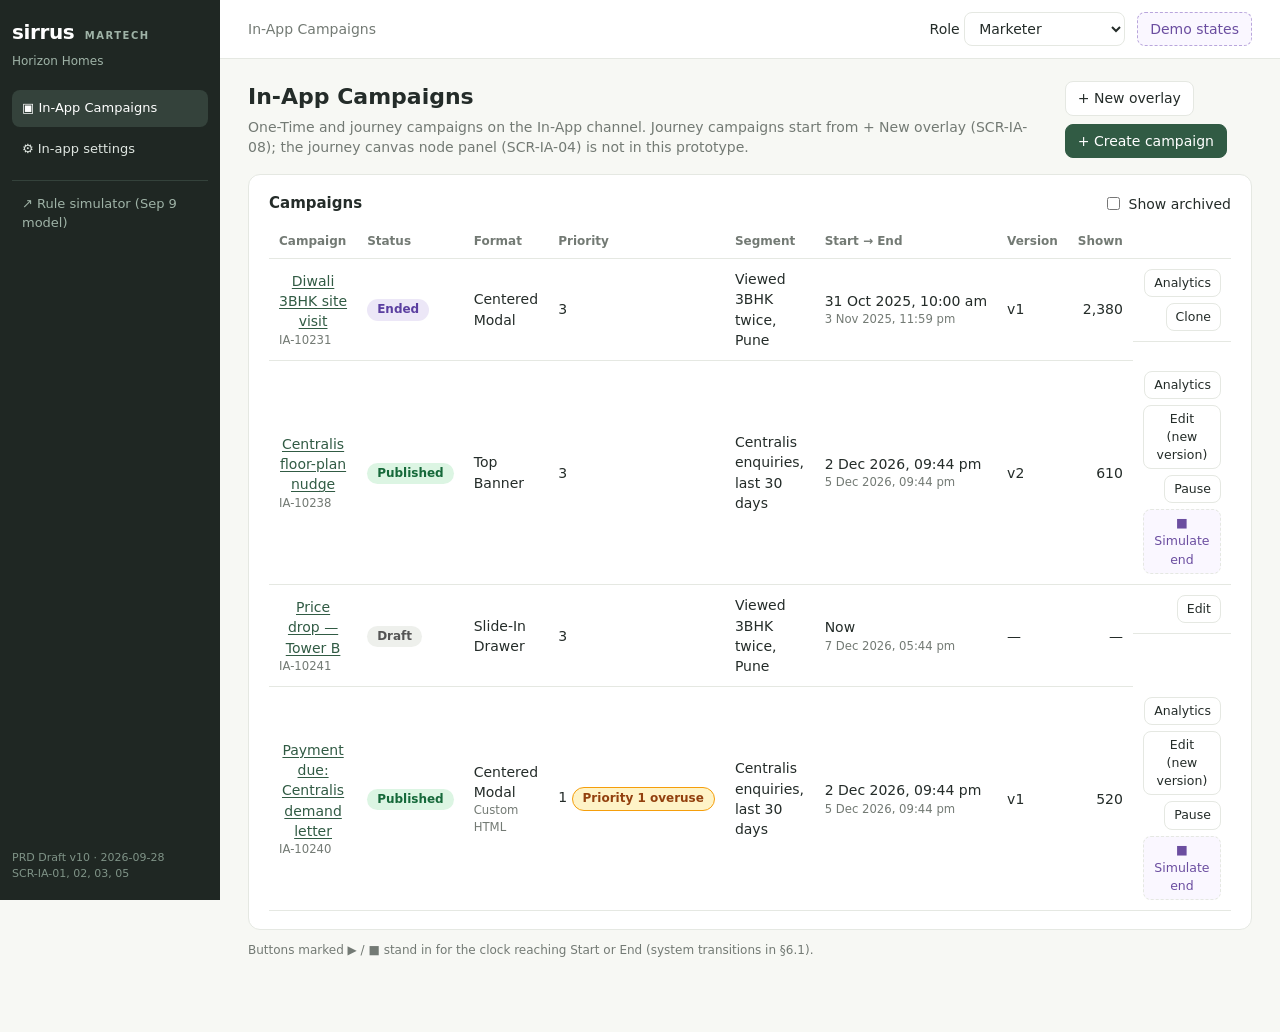
<file: sam-6236/prototype/index.html>
<!doctype html>
<html lang="en">
<head>
<meta charset="utf-8">
<meta name="viewport" content="width=device-width, initial-scale=1">
<title>Sirrus In-App Channel</title>
<link rel="icon" href="data:,">
<link rel="stylesheet" href="v7.css?v=20260929b">
</head>
<body data-app="v7">
<div class="shell">
  <aside class="nav">
    <div class="brand">sirrus <small>MARTECH</small></div>
    <div class="ws">Horizon Homes</div>
    <button data-nav="campaigns" class="active">▣ In-App Campaigns</button>
    <button data-nav="settings">⚙ In-app settings</button>
    <a class="legacy" href="legacy.html" data-nav="legacy">↗ Rule simulator (Sep 9 model)</a>
    <div class="navfoot">PRD Draft v10 · 2026-09-28<br>SCR-IA-01, 02, 03, 05</div>
  </aside>
  <div class="main">
    <header class="top">
      <div id="crumb" class="crumb"></div>
      <div class="topctl">
        <label>Role <select id="role"><option value="marketer">Marketer</option><option value="admin">Marketing Admin</option><option value="viewer">Viewer</option></select></label>
        <details class="demo-menu"><summary>Demo states</summary><div class="menu-panel">
          <label><input type="checkbox" data-demo="screensDown"> Screen list unreachable (CMO-2.5)</label>
          <label><input type="checkbox" data-demo="resultsDown"> Results fail to load (SCR-IA-05)</label>
          <button data-act="reset">Reset demo data</button>
        </div></details>
      </div>
    </header>
    <main id="app"></main>
  </div>
</div>
<div id="modal" class="modal"></div>
<div id="toast" class="toast" role="status"></div>
<div id="se-probe" aria-hidden="true"></div>
<script src="v7.js?v=20260929b"></script>
</body>
</html>

</body></html>
</file>
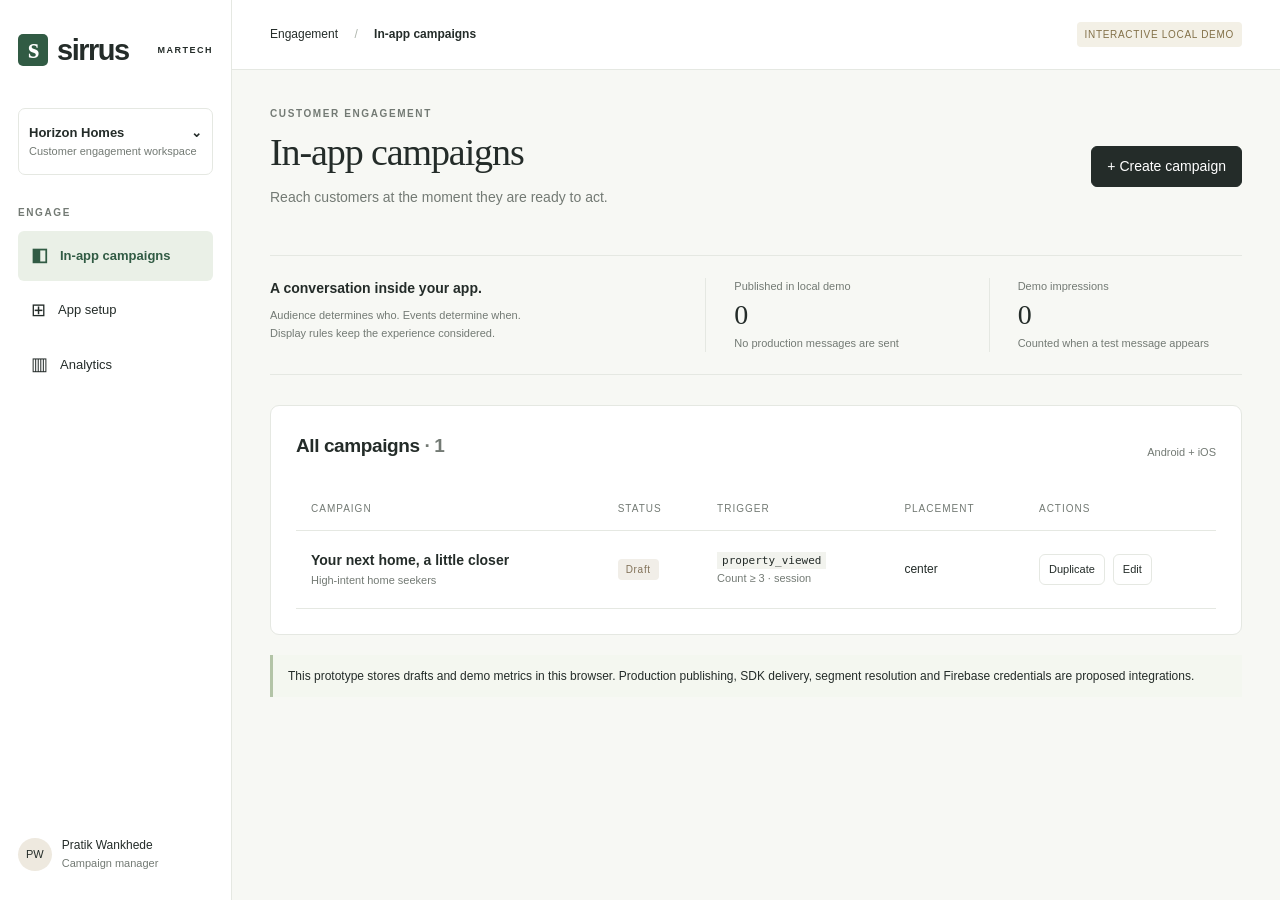
<file: sam-6236/prototype/legacy.html>
<!doctype html>
<html lang="en"><head><meta charset="UTF-8"><meta name="viewport" content="width=device-width, initial-scale=1"><title>Sirrus · In-app rule simulator (Sep 9 build)</title><link rel="stylesheet" href="styles.css?review=20260909"></head><body>
<aside class="sidebar"><a class="brand" href="#campaigns"><span class="mark">s</span> sirrus<span class="small">MARTECH</span></a><div class="workspace">Horizon Homes <span>⌄</span><small>Customer engagement workspace</small></div><div class="nav-label">ENGAGE</div><nav><button data-nav="campaigns">◧ <span>In-app campaigns</span></button><button data-nav="setup">⊞ <span>App setup</span></button><button data-nav="analytics">▥ <span>Analytics</span></button></nav><div class="sidebar-bottom"><span class="avatar">PW</span><div>Pratik Wankhede<small>Campaign manager</small></div></div></aside>
<div class="shell"><header><div>Engagement <span>/</span> <b id="crumb">In-app campaigns</b></div><span class="demo-tag">INTERACTIVE LOCAL DEMO</span></header><main id="app"></main></div><div id="toast" role="status" aria-live="polite"></div><script src="app.js?review=20260909"></script></body></html>
</file>
<file: sam-6236/prototype/v7.css>
:root{--ink:#242c29;--muted:#737a74;--line:#e5e8e2;--paper:#f7f8f4;--card:#fff;--green:#315b44;--pale:#eaf0e7;--red:#b42318;--redbg:#fdecea;--amber:#8a5a00;--ambg:#fff4d6;--blue:#1d4ed8;--bluebg:#e8efff;--nav:#1f2723}
*{box-sizing:border-box}
body{margin:0;font:14px/1.45 "Segoe UI",system-ui,-apple-system,Arial,sans-serif;color:var(--ink);background:var(--paper)}
button,input,select,textarea{font:inherit;color:inherit}
button{cursor:pointer;border:1px solid var(--line);background:#fff;border-radius:8px;padding:6px 12px}
button:hover{border-color:#c9cec6}
button:disabled{opacity:.45;cursor:not-allowed}
button.primary{background:var(--green);border-color:var(--green);color:#fff}
button.danger,.link.danger{color:var(--red)}
button.dangerbg{background:var(--red);border-color:var(--red)}
button.demo{border-style:dashed;color:#6b4ea0;background:#faf7ff}
button.link{border:0;background:none;padding:0;color:var(--green);text-decoration:underline;text-underline-offset:2px}
button.wide{width:100%;padding:14px;border-style:dashed}
input,select,textarea{border:1px solid var(--line);border-radius:8px;padding:7px 10px;background:#fff;width:100%}
input[type=checkbox],input[type=radio]{width:auto;accent-color:var(--green)}
input[type=color]{padding:2px;height:36px}
em{font-style:normal;font-size:10px;color:#9aa19b;letter-spacing:.02em;font-weight:500;margin-left:6px}
small{color:var(--muted)}
code{background:var(--pale);padding:1px 5px;border-radius:4px}
.shell{display:flex;min-height:100vh}
.nav{width:220px;flex:none;background:var(--nav);color:#dfe6e1;padding:18px 12px;display:flex;flex-direction:column;gap:4px;position:sticky;top:0;height:100vh}
.brand{font-weight:800;font-size:20px;color:#fff;letter-spacing:-.02em}.brand small{font-size:10px;color:#9fb3a7;letter-spacing:.15em;margin-left:4px}
.ws{font-size:12px;color:#9fb3a7;margin:2px 0 16px}
.nav button,.nav a{background:none;border:0;color:#dfe6e1;text-align:left;padding:9px 10px;border-radius:8px;text-decoration:none;font-size:13px}
.nav button.active{background:#34423b;color:#fff}
.nav .legacy{margin-top:8px;color:#9fb3a7;border-top:1px solid #34423b;border-radius:0;padding-top:14px}
.navfoot{margin-top:auto;font-size:11px;color:#7f9387}
.main{flex:1;min-width:0}
.top{display:flex;justify-content:space-between;align-items:center;gap:12px;padding:12px 28px;border-bottom:1px solid var(--line);background:#fff;position:sticky;top:0;z-index:20}
.crumb{color:var(--muted)}.crumb i{font-style:normal;margin:0 6px}.crumb b{color:var(--ink)}
.topctl{display:flex;gap:12px;align-items:center}.topctl select{width:auto}
.demo-menu{position:relative}.demo-menu summary{cursor:pointer;list-style:none;border:1px dashed #b9a6dc;color:#6b4ea0;border-radius:8px;padding:6px 12px;background:#faf7ff}
.menu-panel{position:absolute;right:0;top:40px;width:300px;background:#fff;border:1px solid var(--line);border-radius:10px;box-shadow:0 8px 24px #0002;padding:12px;display:flex;flex-direction:column;gap:10px;z-index:30}
.menu-panel label{display:flex;gap:8px;align-items:center;font-size:13px}
#app{padding:22px 28px 60px;max-width:1360px}
.page-head{display:flex;justify-content:space-between;align-items:flex-start;gap:16px;margin-bottom:16px}
h1{font-size:22px;margin:0}h1.h2{font-size:19px}.sub{color:var(--muted);margin:4px 0 0}
h3{font-size:15px;margin:0 0 12px}h4{margin:16px 0 8px}
.row{display:flex;gap:8px;align-items:center;flex-wrap:wrap}.row.end{justify-content:flex-end;margin-top:16px}
.card{background:var(--card);border:1px solid var(--line);border-radius:12px;padding:18px 20px}
.card-head{display:flex;justify-content:space-between;align-items:center;gap:10px;margin-bottom:10px}.card-head h3{margin:0}
.split{display:grid;grid-template-columns:minmax(0,1fr) 440px;gap:20px;align-items:start}
.stack{display:flex;flex-direction:column;gap:16px}
.side .sticky{position:sticky;top:72px}
.field{margin:0 0 16px}.field:last-child{margin-bottom:0}
.field>label{display:flex;align-items:center;gap:6px;font-weight:600;margin-bottom:6px}
.count{margin-left:auto;font-weight:400;font-size:12px;color:var(--muted)}.count.over{color:var(--red);font-weight:700}
.hint{font-size:12px;color:var(--muted);margin-top:5px}.hint.center,.center{text-align:center}
.err{color:var(--red);font-size:12.5px;margin-top:6px}
.warnline{color:var(--amber);background:var(--ambg);border-radius:8px;padding:6px 10px;font-size:12.5px;margin-top:8px}
.okline{color:var(--green);background:var(--pale);border-radius:8px;padding:8px 10px;margin-top:10px;font-weight:600}
.ok{color:var(--green);font-weight:600}.muted{color:var(--muted)}
.banner{border-radius:10px;padding:10px 14px;margin-bottom:14px}.banner.info{background:var(--bluebg);color:#1e3a8a}.banner.warn{background:var(--ambg);color:var(--amber)}.banner.err{background:var(--redbg);color:var(--red)}
.grid2{display:grid;grid-template-columns:1fr 1fr;gap:10px}.grid3{display:grid;grid-template-columns:repeat(3,1fr);gap:10px}.grid4{display:grid;grid-template-columns:repeat(4,1fr);gap:10px}
.grid2 small,.grid3 small,.grid4 small{display:block;margin-bottom:4px}
.seg2,.seg3{display:flex;gap:18px;margin-bottom:8px;flex-wrap:wrap}.radio,.inline{display:inline-flex;gap:6px;align-items:center;font-weight:400}
.checks{display:flex;flex-direction:column;gap:6px}
.tiles{display:grid;grid-template-columns:repeat(7,1fr);gap:8px}
.tile{display:flex;flex-direction:column;align-items:center;gap:4px;padding:12px 4px;font-size:12px;border-radius:10px;position:relative}
.tile span{font-size:18px}.tile.sel{border:2px solid var(--green);background:var(--pale);font-weight:600}.tile.dis{opacity:.5}.tile em{position:absolute;top:2px;right:4px;margin:0}
.counts{display:flex;gap:18px;align-items:center;background:var(--paper);border-radius:10px;padding:10px 14px}.counts b{display:block;font-size:18px}.counts button{margin-left:auto}
.thumb-row{display:flex;gap:16px;align-items:center}.thumb{width:84px;height:184px;overflow:hidden;flex:none;border-radius:8px}
.thumb .device{transform:scale(.2);transform-origin:top left}.thumb .device-cap{display:none}
.rorow{display:flex;justify-content:space-between;gap:12px;padding:6px 0;border-bottom:1px dashed var(--line)}.rorow b{text-align:right;font-weight:500}
.field.ro{background:var(--paper);border-radius:10px;padding:12px}
.switch{display:inline-flex;align-items:center;gap:8px;font-weight:400}
.footer-bar{display:flex;justify-content:space-between;align-items:center;background:#fff;border:1px solid var(--line);border-radius:12px;padding:12px 16px;position:sticky;bottom:12px;box-shadow:0 4px 16px #0000000d}
.blockers{margin:6px 0;padding-left:18px}.blockers li{margin:6px 0;color:var(--red)}.blockers em{display:block;margin:0;color:#9aa19b}
.mini{height:470px;overflow:hidden;margin-top:12px;display:flex;justify-content:center}.mini .device{transform:scale(.5);transform-origin:top center}.mini .device-cap{display:none}
.formats{display:grid;grid-template-columns:repeat(5,1fr);gap:8px}
.fmt{display:flex;flex-direction:column;align-items:center;gap:6px;padding:10px 4px;font-size:12px;border-radius:10px;text-align:center}.fmt small{font-size:10.5px}.fmt.sel{border:2px solid var(--green);background:var(--pale);font-weight:600}
.ico{width:30px;height:48px;border:2px solid #9aa19b;border-radius:6px;position:relative;display:block}.ico b{position:absolute;background:var(--green);border-radius:2px}
.ico-modal b{left:4px;right:4px;top:14px;height:16px}.ico-top b{left:2px;right:2px;top:2px;height:8px}.ico-bottom b{left:2px;right:2px;bottom:5px;height:8px}.ico-drawer b{left:0;right:0;bottom:0;height:22px}.ico-full b{inset:1px}
.tokrow{display:flex;gap:6px;align-items:flex-start}.tokrow .tok{width:140px;flex:none;font-size:12px}
.pill-toggle{display:inline-flex;border:1px solid var(--line);border-radius:999px;padding:2px;background:var(--paper)}.pill-toggle button{border:0;border-radius:999px;padding:4px 12px;background:none}.pill-toggle button.sel{background:#fff;box-shadow:0 1px 3px #0002;font-weight:600}
.empty,.empty-sm{color:var(--muted);text-align:center;padding:26px}.empty-sm{padding:12px;background:var(--paper);border-radius:10px;display:flex;gap:10px;align-items:center;justify-content:center}
.mt{margin-top:12px}.w80{width:80px}
/* table */
.tbl{width:100%;border-collapse:collapse}.tbl th{text-align:left;font-size:12px;color:var(--muted);font-weight:600;border-bottom:1px solid var(--line);padding:8px 10px}.tbl td{border-bottom:1px solid var(--line);padding:10px;vertical-align:middle}
.tbl td small{display:block}.num{text-align:right;font-variant-numeric:tabular-nums}.nowrap{white-space:nowrap}
.acts{display:flex;gap:6px;flex-wrap:wrap;justify-content:flex-end}.acts button{padding:4px 9px;font-size:12.5px}
.pend{color:var(--amber);font-weight:600}
.chip{display:inline-block;border-radius:999px;padding:2px 10px;font-size:12px;font-weight:600}
.st-draft{background:#eef0ec;color:#555}.st-scheduled{background:var(--bluebg);color:var(--blue)}.st-published{background:#dcf5e3;color:#16693a}.st-paused{background:var(--ambg);color:var(--amber)}.st-ended{background:#ece7f7;color:#5b3fa0}.st-archived{background:#eee;color:#888}
.foot{color:var(--muted);font-size:12px;margin-top:12px}
/* analytics */
.an-head{display:flex;justify-content:space-between;align-items:center;gap:16px;margin-bottom:12px}.an-title{display:flex;gap:14px;align-items:center}.chan{font-size:22px;width:44px;height:44px;display:grid;place-items:center;background:var(--pale);border-radius:10px;color:var(--green)}
.meta-row{display:flex;gap:16px;flex-wrap:wrap;align-items:center;font-size:12.5px;color:var(--muted);margin-top:4px}.meta-row b{color:var(--ink);font-weight:600}.an-right{display:flex;gap:10px;align-items:center}
.tabs{display:flex;align-items:center;gap:4px;border-bottom:1px solid var(--line);margin-bottom:16px}.tabs>button{border:0;border-bottom:2px solid transparent;border-radius:0;background:none;padding:10px 14px}.tabs>button.sel{border-bottom-color:var(--green);font-weight:700;color:var(--green)}
.tabs-right{margin-left:auto;display:flex;gap:10px;align-items:center;padding-bottom:6px}.tabs-right select{width:auto}
.tiles-m{display:grid;grid-template-columns:repeat(4,1fr);gap:12px;margin-bottom:16px}
.tile-m{background:#fff;border:1px solid var(--line);border-radius:12px;padding:14px 16px;position:relative}.tile-m small{display:block}.tile-m b{display:block;font-size:26px;margin:4px 0 2px;font-variant-numeric:tabular-nums}.tile-m span{font-size:12.5px;color:var(--muted)}
.people{position:absolute;right:12px;top:12px;font-style:normal;font-size:10.5px;background:var(--pale);color:var(--green);border-radius:999px;padding:1px 8px}
.grid-an{display:grid;grid-template-columns:1fr 1fr;gap:16px;margin-bottom:16px}
.barcell{width:30%}.barcell i{display:block;height:10px;border-radius:5px;background:var(--green)}
.inv{margin-top:12px;padding:8px 10px;border-radius:8px;font-size:12.5px;font-weight:600}.inv.ok{background:var(--pale);color:var(--green)}.inv.bad{background:var(--redbg);color:var(--red)}
.kpm{display:grid;grid-template-columns:repeat(4,1fr);gap:10px}.kpm div{background:var(--paper);border-radius:10px;padding:12px}.kpm small{display:block}.kpm b{font-size:22px}
.center-card{display:flex;flex-direction:column;align-items:center}
/* settings */
.chips-e{display:flex;gap:8px;flex-wrap:wrap}.qchip{background:var(--paper);border:1px solid var(--line);border-radius:999px;padding:3px 6px 3px 12px;display:inline-flex;gap:6px;align-items:center}.qchip button{border:0;padding:0 6px;background:none;color:var(--muted)}
.plain{list-style:none;padding:0;margin:0;display:flex;flex-direction:column;gap:6px}
.devlist{list-style:none;padding:0;margin:0 0 12px}.devlist li{display:flex;gap:10px;align-items:center;padding:8px 0;border-bottom:1px solid var(--line)}.devlist li small{margin-right:auto}.devlist li input{width:200px}.plat{width:56px;font-size:11px;color:var(--muted)}
/* modal + toast */
.modal{position:fixed;inset:0;background:#0006;display:none;align-items:center;justify-content:center;z-index:50;padding:16px}.modal.on{display:flex}
.dlg{background:#fff;border-radius:14px;padding:22px;width:420px;max-width:100%;max-height:90vh;overflow:auto;box-shadow:0 20px 50px #0004}.dlg.wide{width:600px}
.qrbox{display:flex;gap:18px;align-items:center;background:var(--paper);border-radius:12px;padding:16px}.qr{width:170px;height:170px;flex:none;fill:#111}.qrbox.expired .qr{opacity:.2}
.toast{position:fixed;bottom:22px;left:50%;transform:translateX(-50%) translateY(20px);background:var(--ink);color:#fff;padding:10px 18px;border-radius:10px;opacity:0;transition:.2s;pointer-events:none;z-index:60;max-width:90vw}.toast.on{opacity:1;transform:translateX(-50%)}
#se-probe{position:absolute;left:-9999px;top:0;visibility:hidden}
/* ---------- phone preview (logical px, scaled) ---------- */
#phone-slot{display:flex;flex-direction:column;align-items:center;height:680px;overflow:hidden}
#phone-slot .device,.center-card .device{transform:scale(.72);transform-origin:top center}
#phone-slot .device-cap{margin-top:-240px}
.center-card .device-cap{margin-top:-240px}
.center-card{height:auto}
.center-card>.device{margin-bottom:0}
.device{width:412px;height:915px;border-radius:44px;background:#111;padding:12px;flex:none;box-shadow:0 10px 30px #0003}
.device.ios{width:402px;height:874px;border-radius:58px;padding:11px}
.device.se{width:375px;height:667px;border-radius:0;padding:0}
.device-cap{text-align:center;font-size:12px;color:var(--muted)}
.screen{position:relative;width:100%;height:100%;background:#fff;border-radius:34px;overflow:hidden;display:flex;flex-direction:column;font-family:Roboto,"Segoe UI",Arial,sans-serif}
.ios .screen{border-radius:48px;font-family:-apple-system,"SF Pro Text","Segoe UI",Arial,sans-serif}.se .screen{border-radius:0}
.sb{display:flex;justify-content:space-between;align-items:center;padding:12px 26px 6px;font-size:14px;font-weight:600;position:relative;height:44px}
.ios .sb{height:54px;padding-top:18px}
.island{position:absolute;left:50%;top:10px;transform:translateX(-50%);width:120px;height:34px;background:#000;border-radius:20px}
.punch{position:absolute;left:50%;top:12px;transform:translateX(-50%);width:20px;height:20px;background:#000;border-radius:50%}
.appbar{display:flex;justify-content:space-between;align-items:center;padding:8px 20px;font-size:18px;border-bottom:1px solid #eee}
.appbody{flex:1;overflow:hidden;padding:14px 18px}.hero img{width:100%;border-radius:14px;display:block}
.appbody h5{font-size:20px;margin:14px 0 2px}.appbody .meta{font-size:13px;color:#666;margin:0 0 12px}
.chips{display:flex;gap:8px;margin-bottom:14px}.chips span{border:1px solid #ddd;border-radius:999px;padding:5px 12px;font-size:13px}
.rowcard{border:1px solid #eee;border-radius:12px;padding:12px 14px;margin-bottom:10px;display:flex;flex-direction:column}.rowcard span{font-size:13px;color:#666}
.tabbar{display:flex;justify-content:space-around;border-top:1px solid #eee;padding:12px 0 30px;font-size:12px;color:#666}
.homebar{position:absolute;bottom:8px;left:50%;transform:translateX(-50%);width:140px;height:5px;border-radius:3px;background:#111;z-index:9}
.navpill{position:absolute;bottom:8px;left:50%;transform:translateX(-50%);width:110px;height:4px;border-radius:2px;background:#555;z-index:9}
/* overlays */
.scrim{position:absolute;inset:0;display:flex;align-items:center;justify-content:center;z-index:5}.scrim.dim{background:#0009}.scrim.light{background:#0003;align-items:flex-end}
.ov{background:#fff;color:#111;position:relative;overflow:hidden;box-shadow:0 12px 36px #0004}
.ov.dark{background:#1c1f24;color:#f3f4f6}.ov.dark p{color:#c7cbd1}
.ov h4{margin:0 0 6px;font-size:20px;line-height:26px;word-wrap:break-word}.ov p{margin:0 0 14px;font-size:15px;line-height:21px;color:#444}
.ov-copy{padding:18px 20px 20px}
.ov-img{display:block;width:100%;object-fit:cover}.ov-img.r169{aspect-ratio:16/9}.ov-img.r11{aspect-ratio:1/1}
.ov-btns{display:flex;flex-direction:column;gap:8px}
.ov-btn{border:0;color:#fff;border-radius:calc(var(--r) * .7);padding:12px 14px;font-weight:600;font-size:15px;min-height:44px}
.ov-btn.ghost{background:transparent;border:1.5px solid}
.ov-x{position:absolute;top:0;right:0;width:44px;height:44px;display:grid;place-items:center;font-size:24px;line-height:1;z-index:2;color:#111;background:#ffffffcc;border-bottom-left-radius:14px}
.ov.dark .ov-x{background:#1c1f24cc;color:#fff}.ov-x.x48{width:48px;height:48px;top:48px}
.ov-modal{width:90%;max-width:400px;border-radius:var(--r)}
.ov-top,.ov-bottom{position:absolute;left:10px;right:10px;z-index:5;border-radius:var(--r);display:flex;align-items:flex-start}
.ov-top{top:48px}.ios .ov-top{top:58px}
.ov-bottom{bottom:78px}
.ov-top .ov-copy,.ov-bottom .ov-copy{padding:14px 44px 14px 14px;flex:1}.ov-top h4,.ov-bottom h4{font-size:16px;line-height:21px;margin-bottom:2px}.ov-top p,.ov-bottom p{font-size:13.5px;line-height:18px;margin-bottom:10px}
.ov-top .ov-btns,.ov-bottom .ov-btns{flex-direction:row}.ov-top .ov-btn,.ov-bottom .ov-btn{padding:8px 12px;font-size:14px}
.ov-thumb{width:64px;height:64px;object-fit:cover;margin:14px 0 14px 14px;border-radius:10px;flex:none}
.ov-timer{position:absolute;left:0;bottom:0;height:3px;width:100%;background:linear-gradient(90deg,var(--green) 60%,#0000 60%)}
.ov-drawer{width:100%;min-height:50%;border-radius:var(--r) var(--r) 0 0;padding-top:18px}
.grab{display:block;width:40px;height:5px;border-radius:3px;background:#ccc;position:absolute;top:8px;left:50%;transform:translateX(-50%)}
.ov-drawer .ov-img{width:calc(100% - 40px);margin:6px 20px 0;border-radius:12px}
.ov-full{position:absolute;inset:0;z-index:5;display:flex;flex-direction:column;justify-content:center;border-radius:0;padding-top:30px}
.ov-full h4{font-size:26px;line-height:32px}.ov-full .ov-copy{padding:24px}
.ph{opacity:.4}
@media (max-width:1100px){.split,.grid-an{grid-template-columns:1fr}.side .sticky{position:static}.tiles-m{grid-template-columns:repeat(2,1fr)}.tiles{grid-template-columns:repeat(4,1fr)}.formats{grid-template-columns:repeat(3,1fr)}}
@media (max-width:720px){.nav{display:none}#app{padding:16px}.top{padding:10px 16px;flex-wrap:wrap}.grid3,.grid4,.kpm{grid-template-columns:1fr 1fr}.tbl{display:block;overflow-x:auto}.split,.grid-an{grid-template-columns:minmax(0,1fr)}.tiles{grid-template-columns:repeat(3,minmax(0,1fr))}.formats{grid-template-columns:repeat(2,minmax(0,1fr))}.grid2{grid-template-columns:minmax(0,1fr)}.card,.field,.tile,.fmt{min-width:0}.tabs{flex-wrap:wrap}.tabs-right{width:100%;flex-wrap:wrap}}

/* v10: Custom HTML, Priority 1 overuse */
.code { font-family: ui-monospace, Consolas, monospace; font-size: 12px; width: 100%; white-space: pre; }
.ov-frame { width: 100%; border: 0; height: 360px; display: block; }
.ov-html { padding: 0; overflow: hidden; }
.ov-full.ov-html .ov-frame { height: 100%; }
.warnchip { background: #fef3c7; color: #92400e; border: 1px solid #f59e0b; }
.btnlike { display: inline-block; padding: 6px 12px; border: 1px solid #cbd5e0; border-radius: 6px; cursor: pointer; background: #fff; }
.ov.big h4 { font-size: 135%; } .ov.big p, .ov.big .ov-btn { font-size: 135%; }

.utm{margin-top:10px;padding:10px 12px;border:1px solid var(--line,#e2e8f0);border-radius:10px;background:rgba(0,0,0,.02)}
.utm-h{font-size:12px;font-weight:600;margin-bottom:6px}
.utm-grid{display:grid;grid-template-columns:repeat(5,1fr);gap:8px}.utm-grid small{display:block;margin-bottom:3px}.utm-grid input{width:100%;min-width:0}
.utm code,.hint code{word-break:break-all;font-size:11px}
.ov-utm{font-size:9.5px;line-height:1.3;opacity:.7;margin-top:5px;word-break:break-all;text-align:left}.ov-utm code{font-size:9.5px}
@media (max-width:720px){.utm-grid{grid-template-columns:1fr 1fr}}
</file>
<file: sam-6236/prototype/styles.css>
:root{--ink:#242c29;--muted:#737a74;--line:#e5e8e2;--paper:#f7f8f4;--green:#315b44;--pale:#eaf0e7}*{box-sizing:border-box}body{margin:0;background:var(--paper);color:var(--ink);font:14px/1.55 'Segoe UI','Helvetica Neue',sans-serif}button,input,select,textarea{font:inherit}button,a,input,select,textarea{outline-offset:4px}button{cursor:pointer;border:1px solid var(--line);background:white;border-radius:6px;padding:9px 15px;color:var(--ink);transition:background .15s,transform .15s}button:hover{background:#eef1e9}button:active{transform:scale(.98)}button.primary{background:var(--ink);color:white;border-color:var(--ink)}button.primary:hover{background:#425347}button.danger{color:#a13f35}.sidebar{position:fixed;inset:0 auto 0 0;width:232px;background:#fff;border-right:1px solid var(--line);padding:28px 18px;display:flex;flex-direction:column}.brand{text-decoration:none;color:var(--ink);font-weight:650;font-size:29px;letter-spacing:-1.5px;display:flex;gap:9px;align-items:center}.mark{width:30px;height:32px;background:var(--green);color:white;font-family:Georgia;font-size:29px;text-align:center;border-radius:5px;line-height:29px}.small{font-size:9px;letter-spacing:1.5px;margin-left:auto}.workspace{margin:35px 0 30px;padding:14px 10px;border:1px solid var(--line);border-radius:7px;font-size:13px;font-weight:600}.workspace span{float:right}small{display:block;font-size:11px;font-weight:400;color:var(--muted)}.nav-label,.eyebrow{font-size:10px;letter-spacing:1.6px;color:var(--muted);font-weight:650}nav{margin-top:10px;display:grid;gap:5px}nav button{text-align:left;border:0;font-size:18px;padding:11px 13px;display:flex;align-items:center;gap:12px}nav span{font-size:13px}nav button.active{background:var(--pale);color:var(--green);font-weight:600}.sidebar-bottom{margin-top:auto;display:flex;gap:10px;align-items:center;font-size:12px}.avatar{background:#eee9df;padding:8px;border-radius:50%;font-size:11px}.shell{margin-left:232px}header{height:70px;background:#fff;border-bottom:1px solid var(--line);display:flex;justify-content:space-between;align-items:center;padding:0 38px;font-size:12px}header span:not(.demo-tag){margin:0 13px;color:#afb6ad}.demo-tag,.badge{font-size:10px;letter-spacing:.7px;padding:5px 8px;background:var(--pale);color:var(--green);border-radius:4px}.demo-tag{background:#f3f0e6;color:#837149}main{max-width:1530px;margin:auto;padding:36px 38px 55px}h1{font:normal 38px/1.2 Georgia,serif;letter-spacing:-1.1px;margin:8px 0 12px}h2{font-size:19px;letter-spacing:-.4px;margin:0 0 8px}h3{font-size:14px;margin:0 0 8px}p{margin:0 0 18px;color:var(--muted)}.title-row{display:flex;justify-content:space-between;gap:20px;align-items:center;margin-bottom:28px}.actions{display:flex;gap:8px;align-items:center}.intro{border-top:1px solid var(--line);border-bottom:1px solid var(--line);display:grid;grid-template-columns:1.6fr 1fr 1fr;margin-bottom:30px;padding:22px 0;gap:30px}.intro div+div{border-left:1px solid var(--line);padding-left:28px}.metric{font:28px Georgia,serif;margin:4px 0}.panel{background:#fff;border:1px solid var(--line);border-radius:9px;padding:25px;margin-bottom:20px}.panel-head{display:flex;justify-content:space-between;align-items:center;margin-bottom:20px}.table-wrap{overflow:auto}table{width:100%;border-collapse:collapse;text-align:left;font-size:12px}th{font-size:10px;color:var(--muted);font-weight:500;letter-spacing:1px;padding:13px 15px;border-bottom:1px solid var(--line)}td{padding:19px 15px;border-bottom:1px solid var(--line)}td:first-child{font-size:14px;font-weight:600}td button{padding:6px 9px;font-size:11px}.campaign-name{border:0;background:none;padding:0;text-align:left;font-weight:600;font-size:14px}.badge.draft{background:#f1eee8;color:#827259}.badge.paused{background:#f9eae4;color:#94604a}.layout{display:grid;grid-template-columns:minmax(400px,1fr) 340px;gap:30px}.steps{display:flex;gap:0;margin:0 0 25px;border-bottom:1px solid var(--line);overflow:auto}.steps button{white-space:nowrap;border:0;background:none;border-radius:0;padding:12px 15px;color:var(--muted);font-size:12px}.steps button.active{border-bottom:2px solid var(--green);color:var(--green);font-weight:600}.steps .num{font-size:10px;margin-right:6px}label{display:block;font-size:12px;font-weight:600;margin:18px 0 6px}input:not([type=checkbox]):not([type=file]),select,textarea{width:100%;border:1px solid #dce1d7;border-radius:5px;background:#fff;padding:10px 12px;color:var(--ink)}textarea{min-height:88px;resize:vertical}input[type=checkbox]{accent-color:var(--green);width:16px;height:16px;vertical-align:middle;margin-right:7px}.hint{font-size:11px;color:var(--muted);margin-top:6px}.grid2{display:grid;grid-template-columns:1fr 1fr;gap:16px}.choice-grid{display:grid;grid-template-columns:repeat(4,1fr);gap:9px}.choice{padding:12px 5px;font-size:11px}.choice.selected{border-color:var(--green);background:var(--pale)}.placement-icon{width:26px;height:38px;border:1px solid #a2afa0;border-radius:3px;margin:0 auto 8px;display:flex;align-items:center;padding:3px}.placement-icon i{display:block;width:100%;height:13px;background:#9aaf91}.placement-icon.full-screen i{height:100%}.placement-icon.top{align-items:start}.placement-icon.bottom{align-items:end}.note{border-left:3px solid #b3c4a7;padding:12px 15px;background:#f4f7f0;font-size:12px;margin:15px 0}.warning{background:#fcf1e8;border-left-color:#c89c70}.counter{float:right;font-size:10px;font-weight:400;color:var(--muted)}.preview-col{position:sticky;top:20px;align-self:start}.preview-head{display:flex;justify-content:space-between;align-items:center;margin-bottom:14px}.platform{display:flex}.platform button{font-size:10px;padding:5px 9px;border-radius:4px}.platform button.selected{background:var(--pale);color:var(--green)}.phone{width:304px;height:588px;border:7px solid #28362c;border-radius:35px;margin:0 auto;background:#f7f4ed;position:relative;overflow:hidden}.phone-status{padding:10px 17px 7px;font-size:10px;font-weight:600;display:flex;justify-content:space-between}.phone-app{padding:17px}.phone-brand{font:21px Georgia,serif;margin:5px 0 20px}.phone-search{padding:9px 10px;border:1px solid #dedfd5;border-radius:6px;font-size:10px;background:#fff;margin-bottom:18px}.house{height:143px;background:#c8d0ba;position:relative;overflow:hidden}.house:before{content:'';position:absolute;bottom:0;left:44px;width:151px;height:97px;background:#ede5d6;clip-path:polygon(0 35%,50% 0,100% 35%,100% 100%,0 100%)}.house:after{content:'';position:absolute;bottom:0;left:115px;width:34px;height:49px;background:#72856d;border:5px solid #ede5d6}.property{background:white;padding:12px;margin-bottom:12px}.property h3{font:17px Georgia,serif}.property p{font-size:10px;margin:4px 0}.phone-nav{position:absolute;bottom:0;background:#fff;width:100%;padding:17px 9px;font-size:10px;display:flex;justify-content:space-around}.overlay-area{position:absolute;inset:30px 0 0;display:flex;align-items:center;justify-content:center;background:#222b2544;padding:13px;pointer-events:none}.overlay-area.top{align-items:flex-start;padding-top:15px;background:transparent}.overlay-area.bottom{align-items:flex-end;padding-bottom:34px;background:transparent}.overlay-area.full-screen{padding:0}.message{width:100%;background:#fffdf8;border-radius:10px;overflow:hidden;position:relative;pointer-events:auto;box-shadow:0 8px 30px #14220e20}.message.full-screen{height:100%;border-radius:0;display:flex;flex-direction:column;justify-content:center}.message img{width:100%;height:110px;object-fit:cover}.message.full-screen img{height:210px}.message .copy{padding:19px;text-align:center}.message h3{font:24px/1.15 Georgia,serif;margin:0 0 10px;overflow-wrap:anywhere}.message p{font-size:11px;line-height:1.6;color:#677064;margin:0 0 15px;overflow-wrap:anywhere}.message .cta{display:block;width:100%;background:#365b43;color:white;padding:9px 4px;border:0;font-size:11px;margin:6px 0}.message .cta.secondary{background:#edf1e8;color:#365b43}.close-message{position:absolute;right:6px;top:5px;border:0;background:#fffef9d9;border-radius:50%;padding:0;width:25px;height:25px;z-index:1;font-size:18px}.preview-note{font-size:10px;text-align:center;color:var(--muted);margin:13px 12px}.footer-actions{display:flex;justify-content:space-between;border-top:1px solid var(--line);padding-top:18px;margin-top:20px}.check{padding:10px 0;border-bottom:1px solid var(--line);font-size:12px}.check strong{color:var(--green)}.check.error strong{color:#a14338}.test-result{white-space:pre-wrap;font-size:12px;background:#f2f5ec;padding:14px;border-radius:5px;margin-top:15px}.test-log{font-family:Consolas,monospace;font-size:11px;max-height:150px;overflow:auto;color:#5b675a}.summary-row{display:flex;justify-content:space-between;gap:20px;border-bottom:1px solid var(--line);padding:12px 0;font-size:12px}.summary-row span{color:var(--muted)}.stats{display:grid;grid-template-columns:repeat(3,1fr);gap:18px}.stats .metric{font-size:42px}.empty{padding:35px;text-align:center}.setup-grid{display:grid;grid-template-columns:1.2fr 1fr;gap:25px}code{font:11px Consolas,monospace;background:#f2f3ee;padding:2px 5px;overflow-wrap:anywhere}.muted{color:var(--muted)}#toast{position:fixed;bottom:25px;left:50%;transform:translateX(-50%);background:var(--ink);color:white;border-radius:7px;padding:12px 20px;display:none;z-index:100;font-size:12px}.flow{display:flex;gap:8px;align-items:center;flex-wrap:wrap;margin-top:18px}.flow span{padding:10px;background:var(--pale);font-size:12px;border-radius:4px}.hidden{display:none}@media(max-width:1100px){.sidebar{width:190px}.shell{margin-left:190px}main{padding:25px 22px}.layout{grid-template-columns:minmax(320px,1fr) 305px;gap:18px}.panel{padding:20px}.steps button{padding:10px 9px}}@media(max-width:850px){.sidebar{position:static;width:100%;padding:14px}.brand{font-size:22px}.workspace,.nav-label,.sidebar-bottom{display:none}nav{display:flex}nav button{padding:7px}.shell{margin-left:0}header{padding:0 20px;height:52px}.layout,.setup-grid{grid-template-columns:1fr}.preview-col{position:static}.title-row{align-items:start;flex-direction:column}.intro{grid-template-columns:1fr 1fr}.intro div:first-child{grid-column:1/-1}.intro div+div{padding-left:0;border-left:0}.stats{gap:8px}.stats .panel{padding:14px}.grid2{grid-template-columns:1fr}.choice-grid{grid-template-columns:repeat(4,1fr)}h1{font-size:32px}}@media(prefers-reduced-motion:reduce){*{transition:none!important}}
:is(.message.top,.message.bottom){border:1px solid #d9e0d2;box-shadow:0 3px 12px #14220e12}
:is(.message.top,.message.bottom) img{width:54px;height:54px;float:left;margin:14px 10px 0 12px;border-radius:5px}
:is(.message.top,.message.bottom) .copy{padding:15px 13px;text-align:left}
:is(.message.top,.message.bottom) h3{font-size:17px;padding-right:18px;margin-bottom:8px}
:is(.message.top,.message.bottom) p{font-size:10px;line-height:1.5;margin-bottom:10px}
:is(.message.top,.message.bottom) .cta{display:inline-block;width:calc(50% - 4px);font-size:10px;margin:2px 3px 0 0;vertical-align:top}
.overlay-area.bottom{padding-bottom:54px}
.message{max-height:100%;overflow-y:auto}
.overlay-area.center,.overlay-area.full-screen{pointer-events:auto}
</file>
